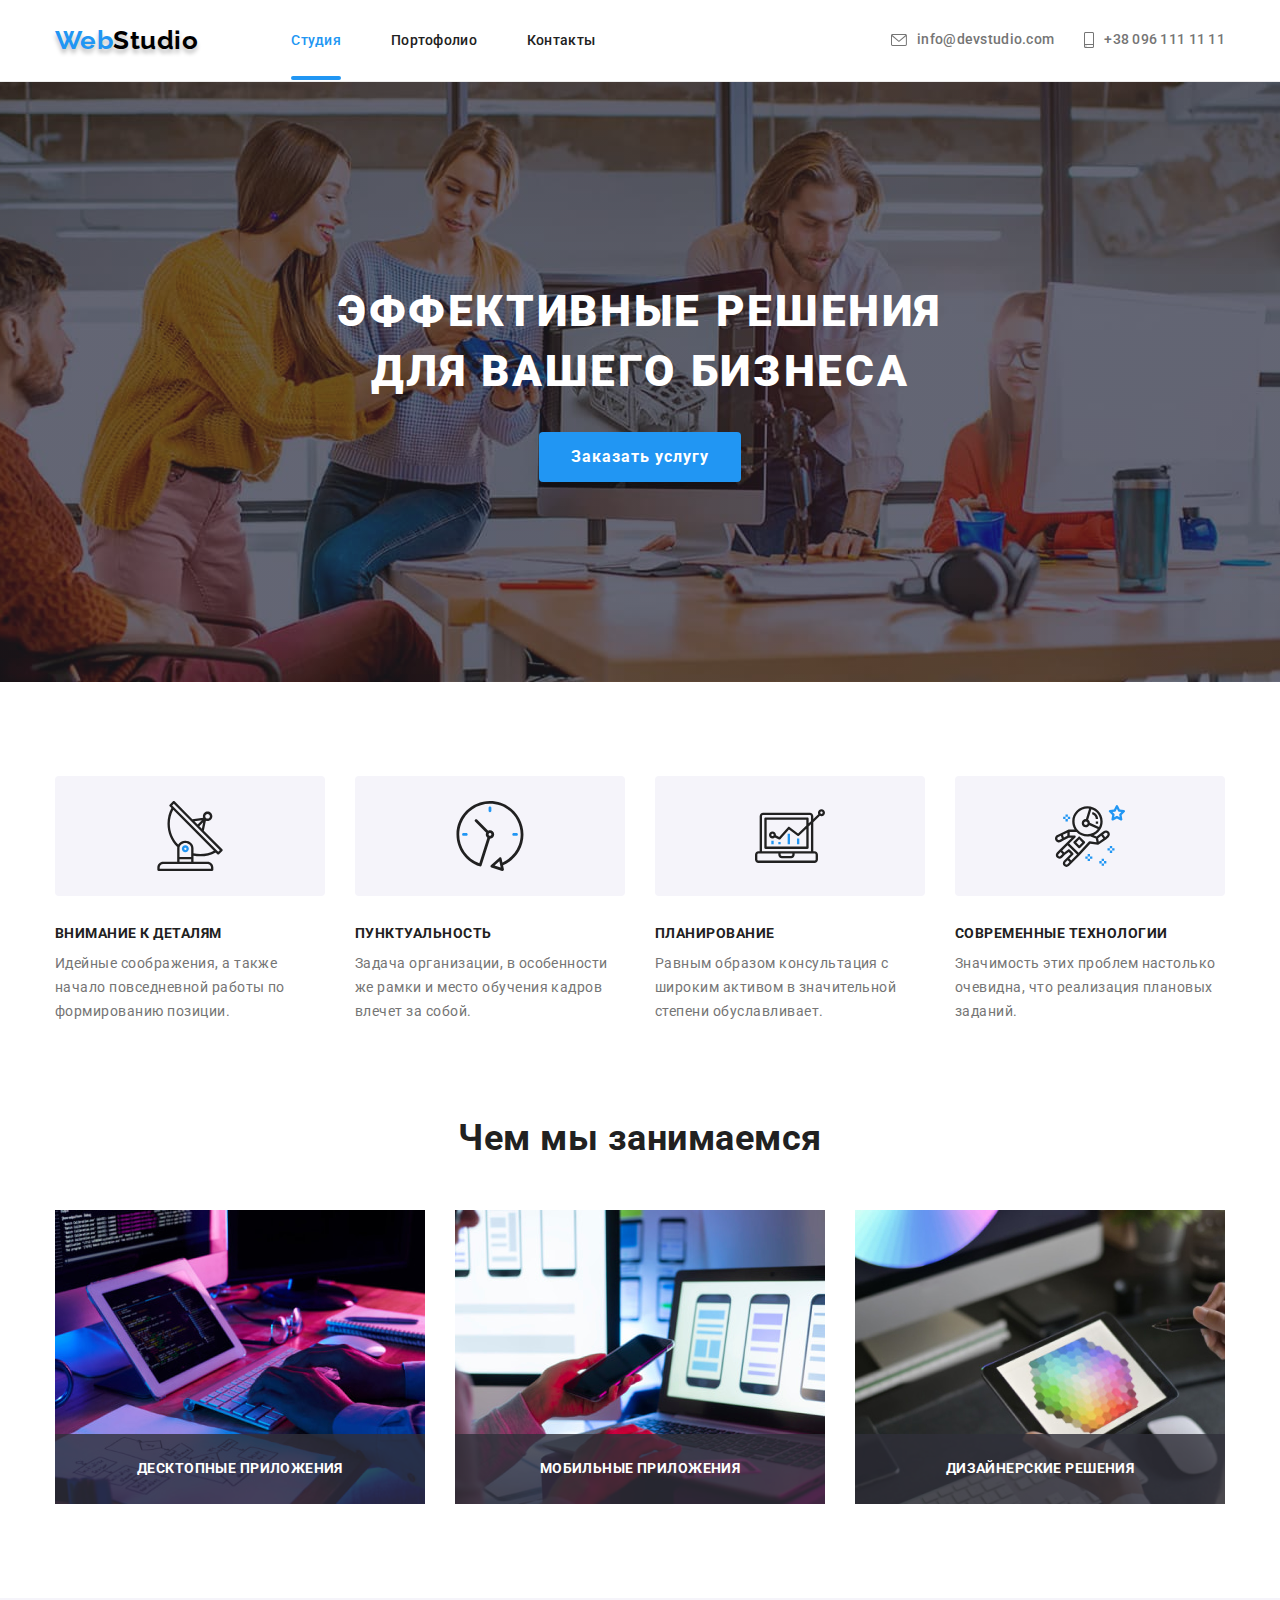
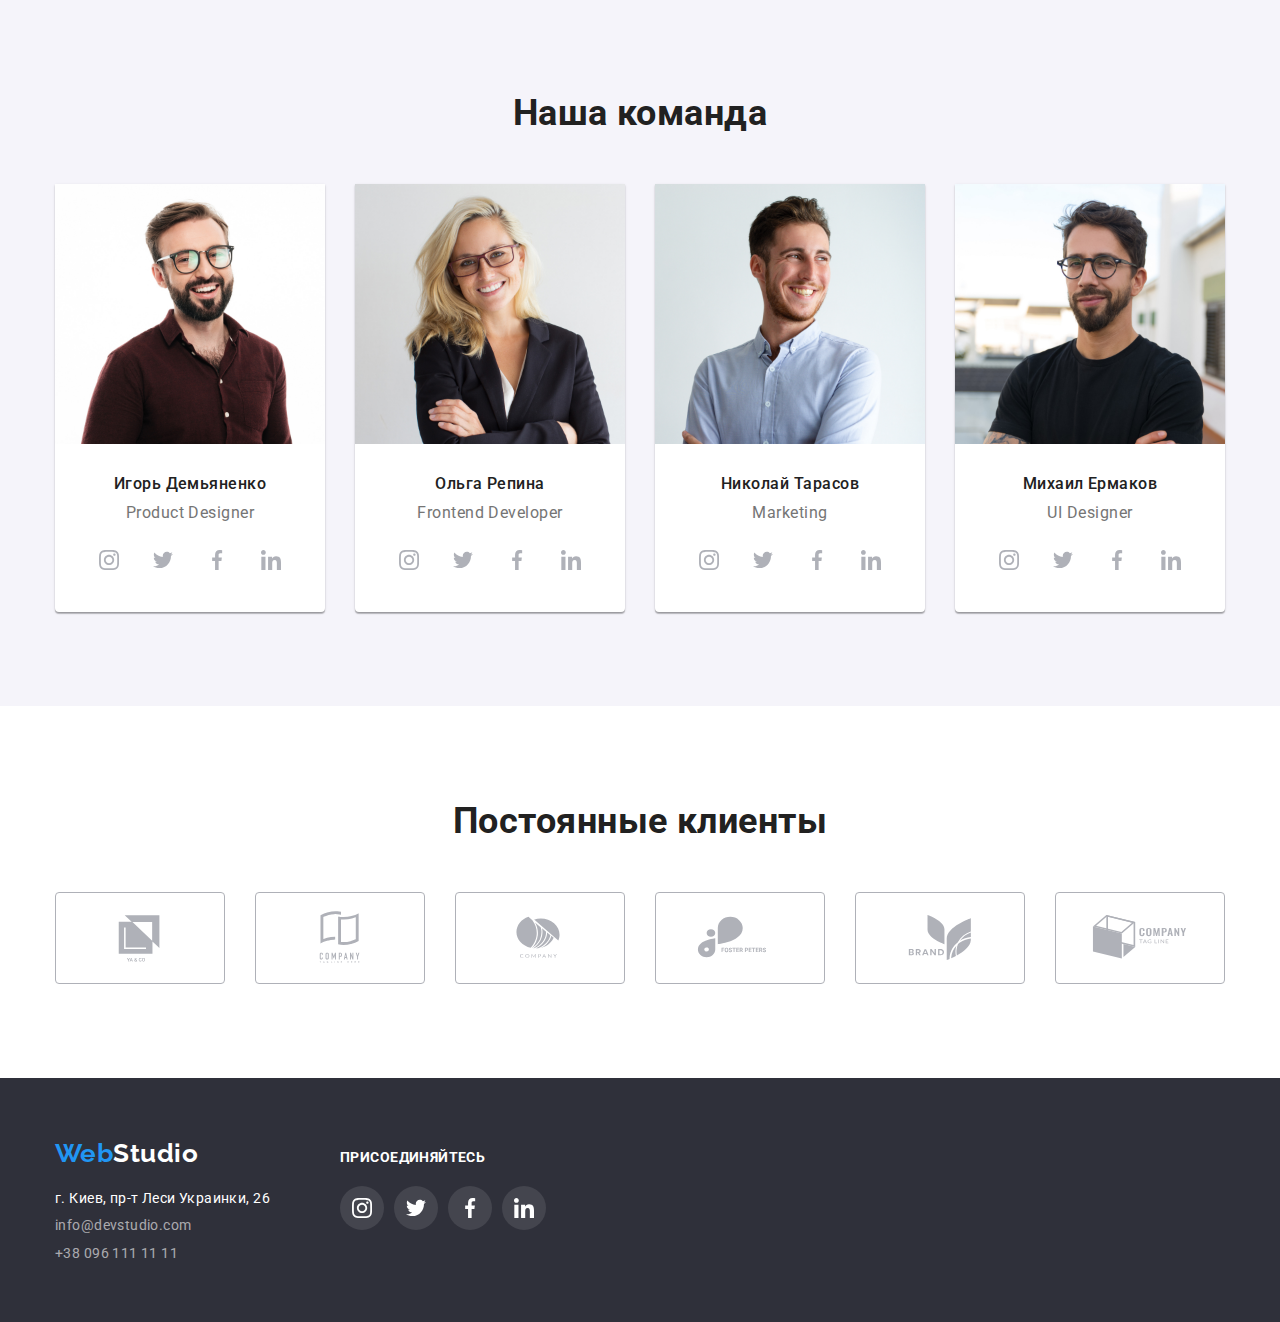
<file: index.html>
<!DOCTYPE html>
<html lang="ru">
<head>
    <meta charset="UTF-8">
    <meta http-equiv="X-UA-Compatible" content="IE=edge">
    <meta name="viewport" content="width=device-width, initial-scale=1.0">
    <title>Главная</title>
    <link rel="preconnect" href="https://fonts.googleapis.com">
    <link rel="preconnect" href="https://fonts.gstatic.com" crossorigin>
    <link href="https://fonts.googleapis.com/css2?family=Hurricane&family=Raleway:wght@700&family=Roboto:wght@400;500;700;900&display=swap"
        rel="stylesheet">
    <link rel="stylesheet" href="https://cdnjs.cloudflare.com/ajax/libs/modern-normalize/1.1.0/modern-normalize.min.css">
    <link rel="stylesheet" href="./css/styles.css">
</head>
<body>


    <!--Шапка сайта-->
    <header class="page-header">
        <div class="container header">
            <nav class="navigation-header">
                <a href="./index.html" class="logo"><span class="logo-web">Web</span>Studio</a>
                <ul class="site-nav">
                    <li class="site-nav-item"><a href="./index.html" class="site-nav-link current">Студия</a></li>
                    <li class="site-nav-item"><a href="./portfolio.html" class="site-nav-link">Портофолио</a></li>
                    <li class="site-nav-item"><a href="" class="site-nav-link">Контакты</a></li>
                </ul>
            </nav>
            <ul class="contacts-list">
                <li class="contacts-lis-item"><a href="mailto:info@devstudio.com" class="link">
                    <span class="contacts-list-icon">
                        <svg class="button-icon" width="16px" height="12px">
                            <use href="./images/icons.svg#icon-envelope"></use>
                        </svg>
                    </span>
                    info@devstudio.com</a></li>
                <li class="contacts-lis-item"><a href="tel:+380961111111" class="link">
                    <span class="contacts-list-icon">
                        <svg class="button-icon" width="10px" height="16px">
                            <use href="./images/icons.svg#icon-smartphone"></use>
                        </svg>
                    </span>
                    +38 096 111 11 11</a></li>
            </ul>
        </div>
    </header>

    <main>      
    <!--Основной заголовок сайта-->
    <section class="section-main">
        <div class="container">
            <h1 class="title-main-section">ЭФФЕКТИВНЫЕ РЕШЕНИЯ<br>ДЛЯ ВАШЕГО БИЗНЕСА</h1>
            <button type="button" class="button primary" data-modal-open>Заказать услугу</button>
        </div>
    </section>


    <!--Наши преимущества-->
    <section class="section">
        <div class="container">
            <h2 class="visually-hidden">Наши преимущества</h2>
            <ul class="advantages-list">
                <li class="advantages-list-item">
                    <div class="icon">
                        <svg class="button-icon" width="70px" height="70px">
                            <use href="./images/icons.svg#icon-antenna"></use>
                        </svg>
                    </div>
                    <h3 class="advantages-title">Внимание к деталям</h3>
                    <p class="advantages-text">Идейные соображения, а также начало повседневной работы по формированию позиции.</p>
                </li>

                <li class="advantages-list-item">
                    <div class="icon">
                        <svg class="button-icon" width="70px" height="70px">
                            <use href="./images/icons.svg#icon-clock"></use>
                        </svg>
                    </div>
                    <h3 class="advantages-title">Пунктуальность</h3>
                    <p class="advantages-text">Задача организации, в особенности же рамки и место обучения кадров влечет за собой.</p>
                </li>
                    
                <li class="advantages-list-item">
                    <div class="icon">
                        <svg class="button-icon" width="70px" height="70px">
                            <use href="./images/icons.svg#icon-diagram"></use>
                        </svg>
                    </div>
                    <h3 class="advantages-title">Планирование</h3>
                    <p class="advantages-text">Равным образом консультация с широким активом в значительной степени обуславливает.</p>
                </li>
                    
                <li class="advantages-list-item">
                    <div class="icon">
                        <svg class="button-icon" width="70px" height="70px">
                            <use href="./images/icons.svg#icon-astronaut"></use>
                        </svg>
                    </div>
                    <h3 class="advantages-title">Современные технологии</h3>
                    <p class="advantages-text">Значимость этих проблем настолько очевидна, что реализация плановых заданий.</p>
                </li>
            </ul>
        </div>
    </section>

    <!--Чем мы зпнимаемся-->
    <section class="section activity">
        <div class="container">
            <h2 class="section-title">Чем мы занимаемся</h2>
            <ul class="activity_list">
                <li class="activity-item"> 
                    <img src="./images/activities11.jpg" alt="Разработка сайтов"
                        width="370">
                    <div class="activity-card">
                        <p class="activity-content">Десктопные приложения</p>
                    </div>
                </li>

                <li class="activity-item">
                    <img src="./images/activities22.jpg" alt="Разработка мобильных приложений"
                        width="370">
                    <div class="activity-card">
                        <p class="activity-content">Мобильные приложения</p>
                    </div>
                </li>
                
                <li class="activity-item">
                    <img src="./images/activities33.jpg" alt="Разработка приложений для планшетов"
                        width="370">
                    <div class="activity-card">
                        <p class="activity-content">Дизайнерские решения</p>
                    </div>
                </li>
            </ul>
        </div>
    </section>
    
    <!--Наша команда-->
    <section class="section team">
        <div class="container">
            <h2 class="section-title">Наша команда</h2>
            <ul class="team-list">

                <li class="team-card">
                    <div class="card-thumb">
                        <img src="./images/demyanenko.jpg" alt="Игорь Демьяненко"
                            width="270">
                    </div>
                    <div class="team-card-content">
                        <h3 class="team-name">Игорь Демьяненко</h3>
                        <p class="team-profession">Product Designer</p>

                        <ul class="actions">
                            <li class="actions-item">
                                <a href="" class="icon instagram" aria-label="instagram">
                                    <span class="visually-hidden">Instagram</span>
                                    <svg class="button-icon" width="20px" height="20px">
                                        <use href="./images/icons.svg#icon-instagram"></use>
                                     </svg>
                                </a>
                            </li>

                            <li class="actions-item">
                                <a href="" class="icon twitter" aria-label="twitter">
                                    <span class="visually-hidden">Twitter</span>
                                    <svg class="button-icon" width="20px" height="20px">
                                        <use href="./images/icons.svg#icon-twitter"></use>
                                    </svg>
                                </a>
                            </li>

                            <li class="actions-item">
                                <a href="" class="icon facebook" aria-label="facebook">
                                    <span class="visually-hidden">Facebook</span>
                                    <svg class="button-icon" width="20px" height="20px">
                                        <use href="./images/icons.svg#icon-facebook"></use>
                                    </svg>
                                </a>
                            </li>

                            <li class="actions-item">
                                <a href="" class="icon linkedin" aria-label="linkedin">
                                    <span class="visually-hidden">Linkedin</span>
                                    <svg class="button-icon" width="20px" height="20px">
                                        <use href="./images/icons.svg#icon-linkedin"></use>
                                    </svg>
                                </a>
                            </li>

                        </ul>
                    </div>
                </li>

                <li class="team-card">
                    <div class="card-thumb">
                        <img src="./images/repina.jpg" alt="Ольга Репина"
                                width="270">
                    </div>
                    <div class="team-card-content">
                        <h3 class="team-name">Ольга Репина</h3>
                        <p class="team-profession">Frontend Developer</p>

                        <ul class="actions">
                            <li class="actions-item">
                                <a href="" class="icon instagram" aria-label="instagram">
                                    <span class="visually-hidden">Instagram</span>
                                    <svg class="button-icon" width="20px" height="20px">
                                        <use href="./images/icons.svg#icon-instagram"></use>
                                    </svg>
                                </a>
                            </li>
                        
                            <li class="actions-item">
                                <a href="" class="icon twitter" aria-label="twitter">
                                    <span class="visually-hidden">Twitter</span>
                                    <svg class="button-icon" width="20px" height="20px">
                                        <use href="./images/icons.svg#icon-twitter"></use>
                                    </svg>
                                </a>
                            </li>
                        
                            <li class="actions-item">
                                <a href="" class="icon facebook" aria-label="facebook">
                                    <span class="visually-hidden">Facebook</span>
                                    <svg class="button-icon" width="20px" height="20px">
                                        <use href="./images/icons.svg#icon-facebook"></use>
                                    </svg>
                                </a>
                            </li>
                        
                            <li class="actions-item">
                                <a href="" class="icon linkedin" aria-label="linkedin">
                                    <span class="visually-hidden">Linkedin</span>
                                    <svg class="button-icon" width="20px" height="20px">
                                        <use href="./images/icons.svg#icon-linkedin"></use>
                                    </svg>
                                </a>
                            </li>
                        </ul>

                    </div>
                </li>

                <li class="team-card">
                    <div class="card-thumb">
                        <img src="./images/trasov.jpg" alt="Николай Тарасов"
                                width="270">
                    </div>
                    <div class="team-card-content">
                        <h3 class="team-name">Николай Тарасов</h3>
                        <p class="team-profession">Marketing</p>

                        <ul class="actions">
                            <li class="actions-item">
                                <a href="" class="icon instagram" aria-label="instagram">
                                    <span class="visually-hidden">Instagram</span>
                                    <svg class="button-icon" width="20px" height="20px">
                                        <use href="./images/icons.svg#icon-instagram"></use>
                                    </svg>
                                </a>
                            </li>
                        
                            <li class="actions-item">
                                <a href="" class="icon twitter" aria-label="twitter">
                                    <span class="visually-hidden">Twitter</span>
                                    <svg class="button-icon" width="20px" height="20px">
                                        <use href="./images/icons.svg#icon-twitter"></use>
                                    </svg>
                                </a>
                            </li>
                        
                            <li class="actions-item">
                                <a href="" class="icon facebook" aria-label="facebook">
                                    <span class="visually-hidden">Facebook</span>
                                    <svg class="button-icon" width="20px" height="20px">
                                        <use href="./images/icons.svg#icon-facebook"></use>
                                    </svg>
                                </a>
                            </li>
                        
                            <li class="actions-item">
                                <a href="" class="icon linkedin" aria-label="linkedin">
                                    <span class="visually-hidden">Linkedin</span>
                                    <svg class="button-icon" width="20px" height="20px">
                                        <use href="./images/icons.svg#icon-linkedin"></use>
                                    </svg>
                                </a>
                            </li>
                        </ul>

                    </div>
                </li>

                <li class="team-card">
                    <div class="card-thumb">
                        <img src="./images/ermakov.jpg" alt="Михаил Ермаков"
                                width="270">
                    </div>
                    <div class="team-card-content">
                        <h3 class="team-name">Михаил Ермаков</h3>
                        <p class="team-profession">UI Designer</p>

                        <ul class="actions">
                            <li class="actions-item">
                                <a href="" class="icon instagram" aria-label="instagram">
                                    <span class="visually-hidden">Instagram</span>
                                    <svg class="button-icon" width="20px" height="20px">
                                        <use href="./images/icons.svg#icon-instagram"></use>
                                    </svg>
                                </a>
                            </li>
                        
                            <li class="actions-item">
                                <a href="" class="icon twitter" aria-label="twitter">
                                    <span class="visually-hidden">Twitter</span>
                                    <svg class="button-icon" width="20px" height="20px">
                                        <use href="./images/icons.svg#icon-twitter"></use>
                                    </svg>
                                </a>
                            </li>
                        
                            <li class="actions-item">
                                <a href="" class="icon facebook" aria-label="facebook">
                                    <span class="visually-hidden">Facebook</span>
                                    <svg class="button-icon" width="20px" height="20px">
                                        <use href="./images/icons.svg#icon-facebook"></use>
                                    </svg>
                                </a>
                            </li>
                        
                            <li class="actions-item">
                                <a href="" class="icon linkedin" aria-label="linkedin">
                                    <span class="visually-hidden">Linkedin</span>
                                    <svg class="button-icon" width="20px" height="20px">
                                        <use href="./images/icons.svg#icon-linkedin"></use>
                                    </svg>
                                </a>
                            </li>
                        </ul>

                    </div>
                </li>

            </ul>
        </div>
    </section>
    
<!-- Постоянные клиенты -->
    <section class="section client">
        <div class="container">
            <h2 class="section-title">Постоянные клиенты</h2>
            <ul class="clients">
                <li class="clients-item">
                    <a href="" class="icon client1" aria-label="client1">
                        <span class="visually-hidden">Client1</span>
                        <svg class="button-icon" width="106px" height="60px">
                            <use href="./images/icons.svg#icon-client1"></use>
                        </svg>
                    </a>
                </li>

                <li class="clients-item">
                    <a href="" class="icon client2" aria-label="client2">
                        <span class="visually-hidden">Client2</span>
                        <svg class="button-icon" width="106px" height="60px">
                            <use href="./images/icons.svg#icon-client2"></use>
                        </svg>
                    </a>
                </li>

                <li class="clients-item">
                    <a href="" class="icon client3" aria-label="client3">
                        <span class="visually-hidden">Client3</span>
                        <svg class="button-icon" width="106px" height="60px">
                            <use href="./images/icons.svg#icon-client3"></use>
                        </svg>
                    </a>
                </li>

                <li class="clients-item">
                    <a href="" class="icon client4" aria-label="client4">
                        <span class="visually-hidden">Client4</span>
                        <svg class="button-icon" width="106px" height="60px">
                            <use href="./images/icons.svg#icon-client4"></use>
                        </svg>
                    </a>
                </li>

                <li class="clients-item">
                    <a href="" class="icon client5" aria-label="client5">
                        <span class="visually-hidden">Client5</span>
                        <svg class="button-icon" width="106px" height="60px">
                            <use href="./images/icons.svg#icon-client5"></use>
                        </svg>
                    </a>
                </li>

                <li class="clients-item">
                    <a href="" class="icon client6" aria-label="client6">
                        <span class="visually-hidden">Client6</span>
                        <svg class="button-icon" width="106px" height="60px">
                            <use href="./images/icons.svg#icon-client6"></use>
                        </svg>
                    </a>
                </li>
            </ul>

        </div>
    </section>
    </main>

    <!--Подвал с контактами-->
    <footer class="section-footer">
        <div class="container footer">
            <div class="container-logo">
                <a href="./index.html" class="logo-footer"><span class="logo-web-footer">Web</span>Studio</a>
                    <address class="container-address">
                        <ul class="contacts-list-footer">
                            <li class="contacts-list-footer-item">
                                <a href="https://www.google.com.ua/maps/place/%D0%B1%D1%83%D0%BB.+%D0%9B%D0%B5%D1%81%D0%B8+%D0%A3%D0%BA%D1%80%D0%B0%D0%B8%D0%BD%D0%BA%D0%B8,+26,+%D0%9A%D0%B8%D0%B5%D0%B2,+02000/@50.4265807,30.5361971,17z/data=!3m1!4b1!4m5!3m4!1s0x40d4cf0e033ecbe9:0x57a4dffefec77da0!8m2!3d50.4265807!4d30.5383859?hl=ru"
                                    target="_blank" title="Карта Google" class="address-link">г. Киев, пр-т Леси Украинки, 26 </a>
                            </li>
                            <li class="contacts-list-footer-item">
                                <a href="mailto:info@devstudio.com" class="contacts-link">info@devstudio.com</a><br />
                            </li>
                            <li class="contacts-list-footer-item">
                                <a href="tel:+380961111111" class="contacts-link">+38 096 111 11 11</a>
                            </li>
                        </ul>
                    </address>
            </div>
            <div class="container-address-footer">
                <p class="join-title">Присоединяйтесь</p>
                <ul class="actions-footer">
                    <li class="actions-item">
                        <a href="" class="icon-footer" aria-label="instagram">
                            <span class="visually-hidden">Instagram</span>
                            <svg class="button-icon" width="20px" height="20px">
                                <use href="./images/icons.svg#icon-instagram"></use>
                            </svg>
                        </a>
                    </li>
                
                    <li class="actions-item">
                        <a href="" class="icon-footer" aria-label="twitter">
                            <span class="visually-hidden">Twitter</span>
                            <svg class="button-icon" width="20px" height="20px">
                                <use href="./images/icons.svg#icon-twitter"></use>
                            </svg>
                        </a>
                    </li>
                
                    <li class="actions-item">
                        <a href="" class="icon-footer" aria-label="facebook">
                            <span class="visually-hidden">Facebook</span>
                            <svg class="button-icon" width="20px" height="20px">
                                <use href="./images/icons.svg#icon-facebook"></use>
                            </svg>
                        </a>
                    </li>
                
                    <li class="actions-item">
                        <a href="" class="icon-footer" aria-label="linkedin">
                            <span class="visually-hidden">Linkedin</span>
                            <svg class="button-icon" width="20px" height="20px">
                                <use href="./images/icons.svg#icon-linkedin"></use>
                            </svg>
                        </a>
                    </li>
                </ul>
            </div>
        </div>
    </footer>

    <div class="backdrop is-hidden" data-modal>
        <div class="modal">
            <button class="icon-close-button" data-modal-close> 
                <svg class="icon-close" width="18px" height="18px">
                <use href="./images/icons.svg#icon-close"></use>
            </svg>
        </button>
        </div>
    </div>

    <script src="./js/modal.js"></script>

</body>
</html>
</file>
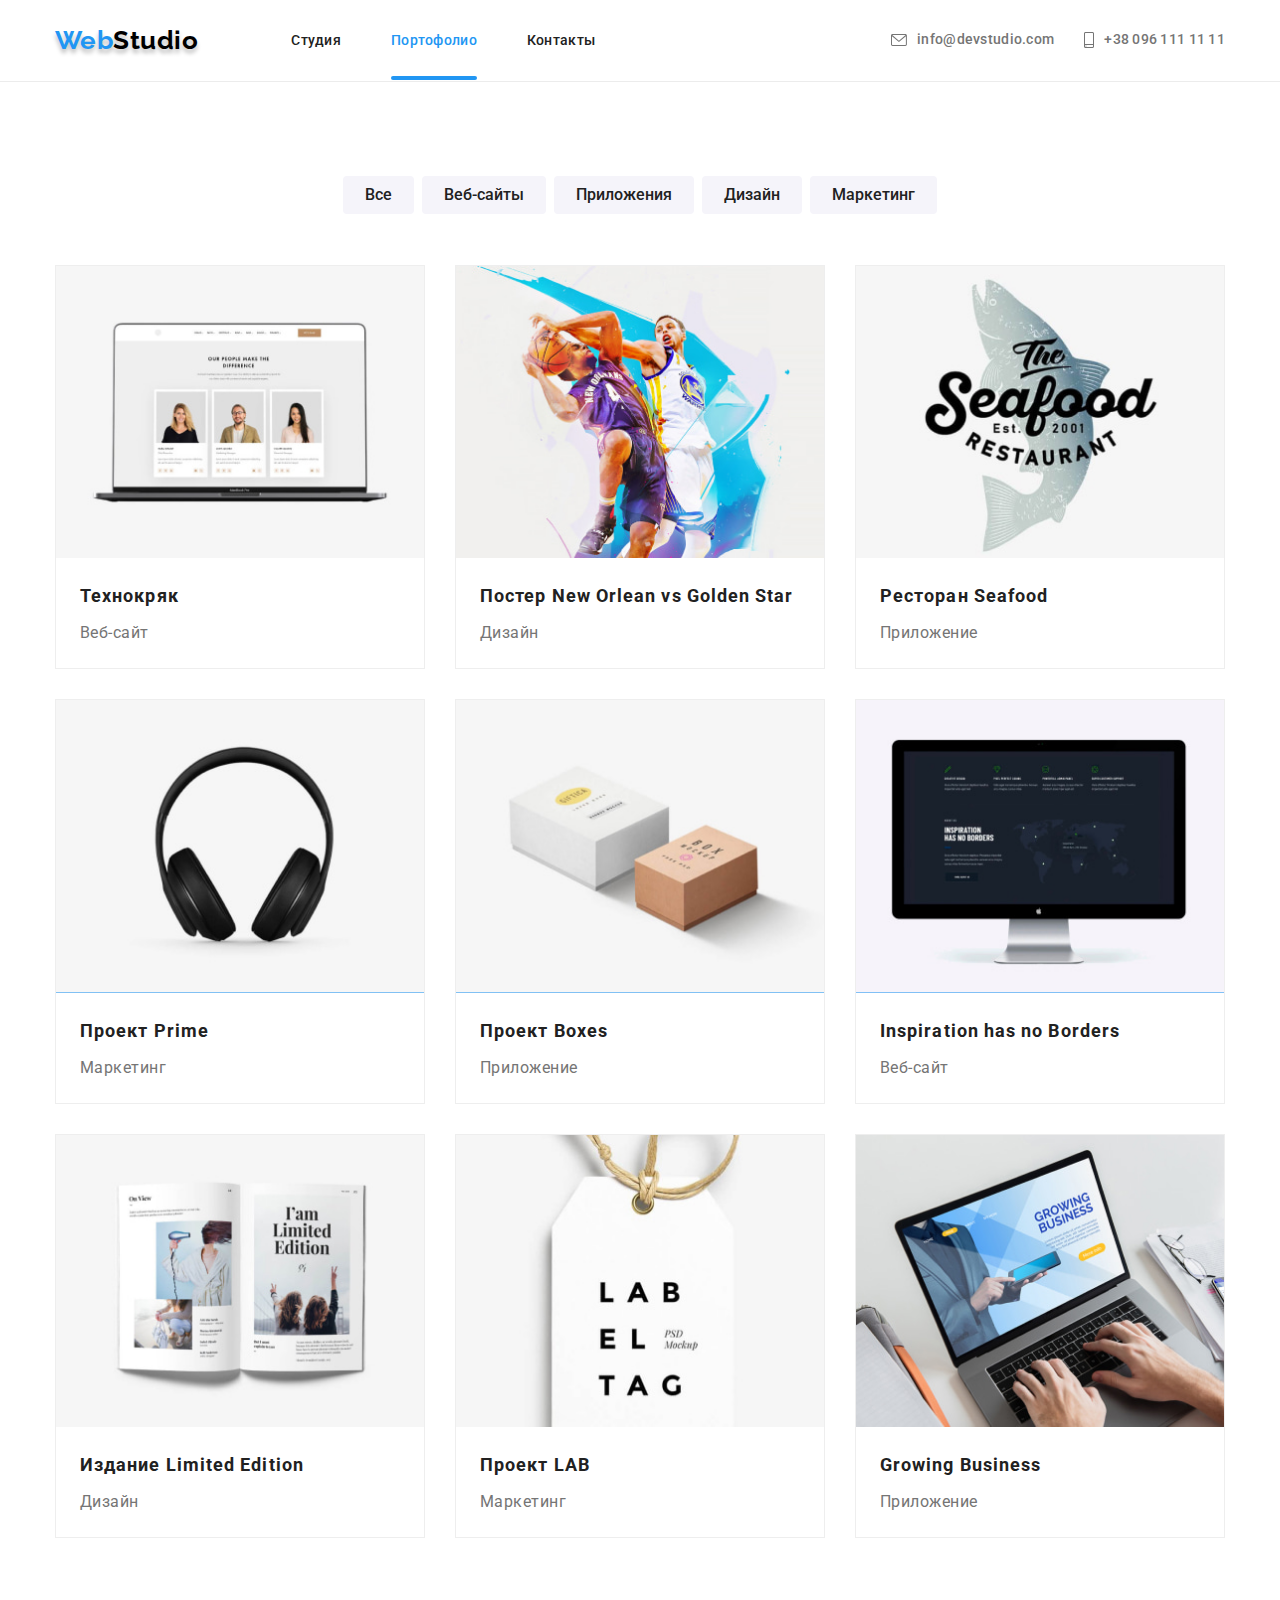
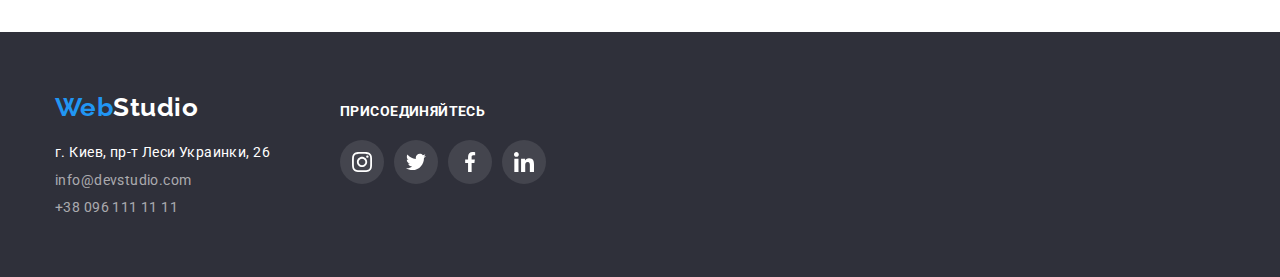
<file: portfolio.html>
<!DOCTYPE html>
<html lang="ru">
<head>
    <meta charset="UTF-8">
    <meta http-equiv="X-UA-Compatible" content="IE=edge">
    <meta name="viewport" content="width=device-width, initial-scale=1.0">
    <title>Портфолио</title>
    <link rel="preconnect" href="https://fonts.googleapis.com">
    <link rel="preconnect" href="https://fonts.gstatic.com" crossorigin>
    <link
        href="https://fonts.googleapis.com/css2?family=Hurricane&family=Raleway:wght@700&family=Roboto:wght@400;500;700;900&display=swap"
        rel="stylesheet">
    <link rel="stylesheet" href="https://cdnjs.cloudflare.com/ajax/libs/modern-normalize/1.1.0/modern-normalize.min.css">
    <link rel="stylesheet" href="./css/styles.css">
</head>
<body>

    <!--Шапка сайта-->
    <header class="page-header">
        <div class="container header">
            <nav class="navigation-header">
                <a href="./index.html" class="logo"><span class="logo-web">Web</span>Studio</a>
                <ul class="site-nav">
                    <li class="site-nav-item"><a href="./index.html" class="site-nav-link">Студия</a></li>
                    <li class="site-nav-item"><a href="./portfolio.html" class="site-nav-link current">Портофолио</a></li>
                    <li class="site-nav-item"><a href="" class="site-nav-link">Контакты</a></li>
                </ul>
            </nav>
            <ul class="contacts-list">
                <li class="contacts-lis-item"><a href="mailto:info@devstudio.com" class="link">
                        <span class="contacts-list-icon">
                            <svg class="button-icon" width="16px" height="12px">
                                <use href="./images/icons.svg#icon-envelope"></use>
                            </svg>
                        </span>
                        info@devstudio.com</a></li>
                <li class="contacts-lis-item"><a href="tel:+380961111111" class="link">
                        <span class="contacts-list-icon">
                            <svg class="button-icon" width="10px" height="16px">
                                <use href="./images/icons.svg#icon-smartphone"></use>
                            </svg>
                        </span>
                        +38 096 111 11 11</a></li>
            </ul>
        </div>
    </header>

    <main>

        <!--Наше портфолио-->
        <section class="section">
            <div class="container">
                <h1 class="visually-hidden">Наше портфолио</h1>
                <ul class="button-list">
                    <li class="button-list-item">
                        <button type="button" class="button secondary">Все</button>
                    </li>

                    <li class="button-list-item">
                        <button type="button" class="button secondary">Веб-сайты</button>
                    </li>

                    <li class="button-list-item">
                        <button type="button" class="button secondary">Приложения</button>
                    </li>

                    <li class="button-list-item">
                        <button type="button" class="button secondary">Дизайн</button>
                    </li>
                    
                    <li class="button-list-item">
                        <button type="button" class="button secondary">Маркетинг</button>
                    </li>
                </ul>

                <ul class="work-list">
                    <li class="item-card">
                        <a href="" class="item-card-link">
                            <div class="card-thumb">
                                <img class="card-thumb-img" src="./images/technoquack.jpg" alt="Пример веб-сайта на ноут-буке">
                                <div class="actions-description">
                                    <p class="description">Ресурс предлагает комплексные предложения с разным уровнем функционала и сервисов. Все это
                                        позволит посетителю получить
                                        исчерпывающие сведения о компании или частном лице.</p>
                                </div>
                            </div>
                            <div class="card-content">
                                <h2 class="work-title">Технокряк</h2>
                                <p class="work-category">Веб-сайт</p>
                            </div>
                        </a>
                    </li>

                    <li class="item-card">
                        <a href="" class="item-card-link">
                            <div class="card-thumb">
                                <img src="./images/orlean.jpg" alt="Два баскетболиста">
                                <div class="actions-description">
                                    <p class="description">Ресурс предлагает комплексные предложения с разным уровнем функционала и сервисов. Все это
                                        позволит посетителю получить
                                        исчерпывающие сведения о компании или частном лице.</p>
                                </div>
                            </div>
                            <div class="card-content">
                                <h2 class="work-title">Постер New Orlean vs Golden Star</h2>
                                <p class="work-category">Дизайн</p>
                            </div>
                        </a>
                    </li>

                    <li class="item-card">
                        <a href="" class="item-card-link">
                            <div class="card-thumb">
                                <img src="./images/seafood.jpg" alt="Эмблема рыбного ресторана">
                                <div class="actions-description">
                                    <p class="description">Ресурс предлагает комплексные предложения с разным уровнем функционала и сервисов. Все это
                                        позволит посетителю получить
                                        исчерпывающие сведения о компании или частном лице.</p>
                                </div>
                            </div>
                            <div class="card-content">
                                <h2 class="work-title">Ресторан Seafood</h2>
                                <p class="work-category">Приложение</p>
                            </div>
                        </a>
                    </li>

                    <li class="item-card">
                        <a href="" class="item-card-link">
                            <div class="card-thumb">
                                <img src="./images/prime.jpg" alt="Черные наушники">
                                <div class="actions-description">
                                    <p class="description">Ресурс предлагает комплексные предложения с разным уровнем функционала и сервисов. Все это
                                        позволит посетителю получить
                                        исчерпывающие сведения о компании или частном лице.</p>
                                </div>
                            </div>
                            <div class="card-content">
                                <h2 class="work-title">Проект Prime</h2>
                                <p class="work-category">Маркетинг</p>
                            </div>
                        </a>
                    </li>

                    <li class="item-card">
                        <a href="" class="item-card-link">
                            <div class="card-thumb">
                                <img src="./images/boxes.jpg" alt="Две картонные каробки">
                                <div class="actions-description">
                                    <p class="description">Ресурс предлагает комплексные предложения с разным уровнем функционала и сервисов. Все это
                                        позволит посетителю получить
                                        исчерпывающие сведения о компании или частном лице.</p>
                                </div>
                            </div>
                            <div class="card-content">
                                <h2 class="work-title">Проект Boxes</h2>
                                <p class="work-category">Приложение</p>
                            </div>
                        </a>
                    </li>

                    <li class="item-card">
                        <a href="" class="item-card-link">
                            <div class="card-thumb">
                                <img src="./images/inspiration.jpg" alt="Пример веб-сайта на монитору">
                                <div class="actions-description">
                                    <p class="description">Ресурс предлагает комплексные предложения с разным уровнем функционала и сервисов. Все это
                                        позволит посетителю получить
                                        исчерпывающие сведения о компании или частном лице.</p>
                                </div>
                            </div>
                            <div class="card-content">
                                <h2 class="work-title">Inspiration has no Borders</h2>
                                <p class="work-category">Веб-сайт</p>
                            </div>
                        </a>
                    </li>

                    <li class="item-card">
                        <a href="" class="item-card-link">
                            <div class="card-thumb">
                                <img src="./images/publishing.jpg" alt="Открытый журнал">
                                <div class="actions-description">
                                    <p class="description">Ресурс предлагает комплексные предложения с разным уровнем функционала и сервисов. Все это
                                        позволит посетителю получить
                                        исчерпывающие сведения о компании или частном лице.</p>
                                </div>
                            </div>
                            <div class="card-content">
                                <h2 class="work-title">Издание Limited Edition</h2>
                                <p class="work-category">Дизайн</p>
                            </div>
                        </a>
                    </li>

                    <li class="item-card">
                        <a href="" class="item-card-link">
                            <div class="card-thumb">
                                <img src="./images/lab.jpg" alt="Бирка с надписью">
                                <div class="actions-description">
                                    <p class="description">Ресурс предлагает комплексные предложения с разным уровнем функционала и сервисов. Все это
                                        позволит посетителю получить
                                        исчерпывающие сведения о компании или частном лице.</p>
                                </div>
                            </div>
                            <div class="card-content">
                                <h2 class="work-title">Проект LAB</h2>
                                <p class="work-category">Маркетинг</p>
                            </div>
                        </a>
                    </li>

                    <li class="item-card">
                        <a href="" class="item-card-link">
                            <div class="card-thumb">
                                <img src="./images/business.jpg" alt="Открытий ноут-бук">
                                <div class="actions-description">
                                    <p class="description">Ресурс предлагает комплексные предложения с разным уровнем функционала и сервисов. Все это
                                        позволит посетителю получить
                                        исчерпывающие сведения о компании или частном лице.</p>
                                </div>
                            </div>
                            <div class="card-content">
                                <h2 class="work-title">Growing Business</h2>
                                <p class="work-category">Приложение</p>
                            </div>
                        </a>
                    </li>
                </ul>
            </div>
        </section>

    </main>

    <!--Подвал с контактами-->
    <footer class="section-footer">
        <div class="container footer">
            <div class="container-logo">
                <a href="./index.html" class="logo-footer"><span class="logo-web-footer">Web</span>Studio</a>
                <address class="container-address">
                    <ul class="contacts-list-footer">
                        <li class="contacts-list-footer-item">
                            <a href="https://www.google.com.ua/maps/place/%D0%B1%D1%83%D0%BB.+%D0%9B%D0%B5%D1%81%D0%B8+%D0%A3%D0%BA%D1%80%D0%B0%D0%B8%D0%BD%D0%BA%D0%B8,+26,+%D0%9A%D0%B8%D0%B5%D0%B2,+02000/@50.4265807,30.5361971,17z/data=!3m1!4b1!4m5!3m4!1s0x40d4cf0e033ecbe9:0x57a4dffefec77da0!8m2!3d50.4265807!4d30.5383859?hl=ru"
                                target="_blank" title="Карта Google" class="address-link">г. Киев, пр-т Леси Украинки, 26
                            </a>
                        </li>
                        <li class="contacts-list-footer-item">
                            <a href="mailto:info@devstudio.com" class="contacts-link">info@devstudio.com</a><br />
                        </li>
                        <li class="contacts-list-footer-item">
                            <a href="tel:+380961111111" class="contacts-link">+38 096 111 11 11</a>
                        </li>
                    </ul>
                </address>
            </div>
            <div class="container-address-footer">
                <p class="join-title">Присоединяйтесь</p>
                <ul class="actions-footer">
                    <li class="actions-item">
                        <a href="" class="icon-footer" aria-label="instagram">
                            <span class="visually-hidden">Instagram</span>
                            <svg class="button-icon" width="20px" height="20px">
                                <use href="./images/icons.svg#icon-instagram"></use>
                            </svg>
                        </a>
                    </li>
    
                    <li class="actions-item">
                        <a href="" class="icon-footer" aria-label="twitter">
                            <span class="visually-hidden">Twitter</span>
                            <svg class="button-icon" width="20px" height="20px">
                                <use href="./images/icons.svg#icon-twitter"></use>
                            </svg>
                        </a>
                    </li>
    
                    <li class="actions-item">
                        <a href="" class="icon-footer" aria-label="facebook">
                            <span class="visually-hidden">Facebook</span>
                            <svg class="button-icon" width="20px" height="20px">
                                <use href="./images/icons.svg#icon-facebook"></use>
                            </svg>
                        </a>
                    </li>
    
                    <li class="actions-item">
                        <a href="" class="icon-footer" aria-label="linkedin">
                            <span class="visually-hidden">Linkedin</span>
                            <svg class="button-icon" width="20px" height="20px">
                                <use href="./images/icons.svg#icon-linkedin"></use>
                            </svg>
                        </a>
                    </li>
                </ul>
            </div>
        </div>
    </footer>

</body>
</html>
</file>
<file: css/styles.css>
:root {
  --primary-text-color: #757575;
  --title-text-color: #212121;
  --accent-color: #2196f3;
  --white-color: #ffffff;
  --background-color-secondary: #f5f4fa;
  --background-color-accent: #2f303a;
  --color-icon: #AFB1B8;
}

html {
  box-sizing: border-box;
}

*,
*::before
*::after {
  box-sizing: inherit;
}


body {
  background-color: var(--white-color);
  color: var(--primary-text-color);
  font-family: 'Roboto', sans-serif;
  letter-spacing: 0.03em;
}
img {
  display: block;
  max-width: 100%;
  height: auto;
}

.container {
  width: 100%;
  max-width: 1200px;
  padding-left: 15px;
  padding-right: 15px;
  margin-left: auto;
  margin-right: auto;
}

.section {
  padding-top: 94px;
  padding-bottom: 94px;
}

/* Шапка сайта */
.page-header {
  padding-top: 25px;
  padding-bottom: 25px;
  border-bottom: 1px solid #ECECEC;
}

.container.header {
  display: flex;
  align-items: center;
}

/* Навигации по сайту */

.navigation-header {
  display: flex;
  align-items: center;
}

.site-nav {
  display: flex;
  margin-top: 0px;
  margin-bottom: 0px;
  list-style: none;
  padding: 0px;
  /* margin: 0px; */
}


.site-nav-item:not(:last-child) {
  margin-right: 50px;
}


.site-nav-link {
  color: var(--title-text-color);
  text-decoration: none;
  font-weight: 500;
  font-size: 14px;
  line-height: 1.14;
  letter-spacing: 0.02em;
  padding-top: 32px;
  padding-bottom: 32px;

  transition-property: color;
  transition-duration: 250ms;
  transition-timing-function: cubic-bezier(0.4, 0, 0.2, 1);
}

.site-nav-link:hover,
.site-nav-link:focus {
  position: relative;
  color: var(--accent-color);
}


/* Подчеркивание активной страницы */

.site-nav-link.current {
  position: relative;
  color: var(--accent-color);
}

.site-nav-link.current::after {
  content: '';
  position: absolute;
  left: 0;
  bottom: 0;

  display: block;
  width: 100%;
  height: 4px;
  background-color: var(--accent-color);
  border-radius: 2px;
}



/* Логотип */
.logo {
  margin-right: 93px;
  
  color: #000000;
  text-decoration: none;
  font-family: 'Raleway', sans-serif;
  font-weight: 700;
  font-size: 26px;
  line-height: 1.19;
  text-shadow: 0px 4px 4px rgba(0, 0, 0, 0.25);
}

.logo-web {
  color: var(--accent-color);
}


/* Контакты в хедере */
.contacts-list {
  display: flex;
  margin-left: auto;
  margin-bottom: 0px;
  margin-top: 0px;
  padding: 0px;
  list-style: none;
}

.contacts-list-icon {
  display: flex;
  margin-right: 10px;
}

.contacts-lis-item:not(:last-child) {
  margin-right: 30px;
}

.contacts-list .link {
  display: flex;
  align-items: center;
  color: var(--primary-text-color);
  text-decoration: none;
  font-weight: 500;
  font-size: 14px;
  line-height: 1.14;
  letter-spacing: 0.02em;

  transition-property: color;
  transition-duration: 250ms;
  transition-timing-function: cubic-bezier(0.4, 0, 0.2, 1);
}

.contacts-list .link:hover,
.contacts-list .link:focus {
  color: var(--accent-color);
}

/* Основной заголовок сайта */
.title-main-section {
  color: var(--white-color);
  font-weight: 900;
  font-size: 44px;
  line-height: 1.36;
  letter-spacing: 0.06em;
  text-transform: uppercase;
  margin-top: 0px;
  margin-bottom: 30px;
}

.section-main {
  max-width: 1600px;
  margin-right: auto;
  margin-left: auto;
  padding: 200px 0;
  text-align: center;

  background-color: #C4C4C4;
  background-image: linear-gradient(to right, rgba(47, 48, 58, 0.4), rgba(47, 48, 58, 0.4)),
  url("../images/hero.jpg");
  background-repeat: no-repeat;
  background-size: cover;
  background-position: center;
}

/* Кнопки общие  */
button {
  font-family: inherit;
  cursor: pointer;
}

.button {
  color: var(--white-color);
  background-color: var(--accent-color);
  border-radius: 4px;
  border: none;
}

/* Кнопка в герое */

.button.primary {
  text-align: center;
  padding: 10px 32px;
  
  font-weight: 700;
  font-size: 16px;
  line-height: 1.88;
  letter-spacing: 0.06em;
  box-shadow: 0px 4px 4px rgba(0, 0, 0, 0.15);

  transition-property: background-color;
  transition-duration: 250ms;
  transition-timing-function: cubic-bezier(0.4, 0, 0.2, 1);
}

.button.primary:hover,
.button.primary:focus {
  background-color: #188CE8;
}

/* Наши преимущества */

.visually-hidden {
  position: absolute;
  width: 1px;
  height: 1px;
  margin: -1px;
  padding: 0px;
  border: 0px;
  white-space: nowrap;
  clip-path: inset(100%);
  clip: rect(0 0 0 0);
  overflow: hidden;
}

.advantages-list {
  display: flex;
  padding: 0px;
  margin: 0px;

  list-style: none;
}

.advantages-list-item:not(:last-child) {
  margin-right: 30px;
}

.advantages-list-item .icon {
  display: flex;
  justify-content: center;
  align-items: center;
  width: 270px;
  height: 120px;
  background-color: var(--background-color-secondary);
  border-radius: 4px;
  margin-bottom: 30px;
  margin-top: 0px;
}

.advantages-title {
  color: var(--title-text-color);
  font-weight: 700;
  font-size: 14px;
  line-height: 1.14;
  text-transform: uppercase;
  margin-top: 0px;
  margin-bottom: 10px;
}
.advantages-text {
  font-size: 14px;
  line-height: 1.71;
  margin-top: 0px;
  margin-bottom: 0px;
}

.section-advantages {
  padding-top: 94px;
}


/* Чем мы занимаемся */

.section.activity {
  padding-top: 0px;
}

.section-title {
  color: var(--title-text-color);
  font-weight: 700;
  font-size: 36px;
  line-height: 1.17;
  text-align: center;
  margin-top: 0px;
  margin-bottom: 50px;
}

.activity_list {
  display: flex;
  justify-content: space-between;
  padding: 0px;
  margin: 0px;

  list-style: none;
}

.activity-content {
  font-weight: 700;
  font-size: 14px;
  line-height: 1.14;
  letter-spacing: 0.03em;
  text-transform: uppercase;
  color: var(--white-color);
  margin: 0px;
}

.activity-item {
  position: relative;
}

.activity-card {
  display: flex;
  align-items: center;
  justify-content: center;

  width: 370px;
  height: 70px;
  background: rgba(47, 48, 58, 0.8);
  
  position: absolute;
  bottom: 0;
  right: 0;
}




/* Наша команда */
.section.team {
  background-color: var(--background-color-secondary);
}

.team-list {
  display: flex;
  padding: 0px;
  margin: 0px;

  list-style: none;
}

.team-list > .team-card:not(:last-child) {
  margin-right: 30px;
}

.team-card {
  background: var(--white-color); 
  box-shadow: 0px 1px 3px rgba(0, 0, 0, 0.12),
  0px 1px 1px rgba(0, 0, 0, 0.14),
  0px 2px 1px rgba(0, 0, 0, 0.2);
  border-radius: 0px 0px 4px 4px;
}

.team-card-content {
  padding-top: 30px;
  padding-bottom: 30px;
}

.team-name {
  color: var(--title-text-color);
  font-weight: 500;
  font-size: 16px;
  line-height: 1.19;
  text-align: center;
  margin-top: 0px;
  margin-bottom: 10px;
}
.team-profession {
  font-size: 16px;
  line-height: 1.19;
  text-align: center;
  margin-top: 0px;
  margin-bottom: 16px;
}

.actions {
  display: flex;
  justify-content: center;
  margin: 0px;
  padding: 0px;
  list-style: none;
}

.actions-item .icon {
  display: flex;
  justify-content: center;
  align-items: center;
  margin: 0px;
  padding: 0px;
  width: 44px;
  height: 44px;
  background-color: var(--white-color);
  border: none;
  border-radius: 50%;
  color: var(--color-icon);

  transition-property: background-color, color;
  transition-duration: 250ms;
  transition-timing-function: cubic-bezier(0.4, 0, 0.2, 1);
}

.button-icon {
  fill: currentColor;
}

.actions-item .icon:hover,
.actions-item .icon:focus {
  background-color: var(--accent-color);
  color: var(--white-color);
}

.actions > .actions-item:not(:last-child) {
  margin-right: 10px;
}


/* Наши клиенты */

.clients {
  display: flex;
  justify-content: center;
  margin: 0px;
  padding: 0px;
  list-style: none;
}

.clients-item .icon {
  display: flex;
  justify-content: center;
  align-items: center;
  margin: 0px;
  padding: 0px;
  width: 170px;
  height: 92px;
  background-color: var(--white-color);
  border: 1px solid var(--color-icon);
  border-radius: 4px;
  color: var(--color-icon);

  transition-property: borde, color;
  transition-duration: 250ms;
  transition-timing-function: cubic-bezier(0.4, 0, 0.2, 1);
}

.button-icon {
  fill: currentColor;
}

.clients-item .icon:hover,
.clients-item .icon:focus {
  border: 1px solid var(--accent-color);
  color: var(--accent-color);
}

.clients > .clients-item:not(:last-child) {
  margin-right: 30px;
}



/* Подвал сайта */

.logo-footer {
  display: flex;
  color: var(--white-color);
  font-family: 'Raleway', sans-serif;
  font-weight: 700;
  font-size: 26px;
  line-height: 1.19;
  text-decoration: none;
  margin-bottom: 20px;
}

.logo-web-footer {
  color: var(--accent-color);
}

.container.footer {
  display: flex;
  align-items: baseline;
}

.contacts-list-footer {
  margin: 0px;
  padding: 0px;
  list-style: none;
}

.contacts-list-footer .contacts-link {
    font-style: normal;
    font-size: 14px;
    letter-spacing: 0.03em;
    color: rgba(255, 255, 255, 0.6);
    text-decoration: none;

    transition-property: color;
    transition-duration: 250ms;
    transition-timing-function: cubic-bezier(0.4, 0, 0.2, 1);  
}

.contacts-list-footer .address-link {
  color: var(--white-color);
  font-style: normal;
  font-size: 14px;
  letter-spacing: 0.03em;
  text-decoration: none;

  transition-property: color;
  transition-duration: 250ms;
  transition-timing-function: cubic-bezier(0.4, 0, 0.2, 1);
}

.contacts-list-footer-item:not(:last-child) {
  margin-bottom: 9px;
}

.contacts-list-footer .address-link:hover,
.contacts-list-footer .address-link:focus {
  color: var(--accent-color);
}

.contacts-list-footer .contacts-link:hover,
.contacts-list-footer .contacts-link:focus {
  color: var(--accent-color);
}

.section-footer {
  background-color: var(--background-color-accent);
  padding-top: 60px;
  padding-bottom: 60px;
}

.join-title {
  font-weight: 700;
  font-size: 14px;
  line-height: 1.14;
  letter-spacing: 0.03em;
  text-transform: uppercase;
  color: var(--white-color);
  margin-bottom: 20px;
  margin-top: 0px;
}

.container-logo {
  margin-right: 70px;
}

.actions-footer {
  display: flex;
  margin: 0px;
  padding: 0px;
  list-style: none;
}

.actions-footer>.actions-item:not(:last-child) {
  margin-right: 10px;
}

.actions-item .icon-footer {
  display: flex;
  justify-content: center;
  align-items: center;
  margin: 0px;
  padding: 0px;
  width: 44px;
  height: 44px;
  background-color: rgba(255, 255, 255, 0.1);
  border: none;
  border-radius: 50%;
  color: var(--white-color);

  transition-property: background-color;
  transition-duration: 250ms;
  transition-timing-function: cubic-bezier(0.4, 0, 0.2, 1);
}

.actions-item .icon-footer:hover,
.actions-item .icon-footer:focus {
  background-color: var(--accent-color);
}


/* Стили для страницы Портфолио */


.button-list,
.work-list {
  list-style: none;
  padding: 0px;
}

/* Фильтры поиска */
.button.secondary {
  color: var(--title-text-color);
  background-color: var(--background-color-secondary);
  font-weight: 500;
  font-size: 16px;
  line-height: 1.63;
  text-align: center;
  padding: 6px 22px;

  transition-property: color, background-color, box-shadow;
  transition-duration: 250ms;
  transition-timing-function: cubic-bezier(0.4, 0, 0.2, 1);
}

.button-list-item:not(:last-child) {
  margin-right:
   8px;
}

.button.secondary:hover,
.button.secondary:focus {
  color: var(--white-color);
  background-color: var(--accent-color);
  box-shadow: 0px 3px 1px rgba(0, 0, 0, 0.1),
  0px 1px 2px rgba(0, 0, 0, 0.08),
  0px 2px 2px rgba(0, 0, 0, 0.12);
}

.button-list {
  display: flex;
  justify-content: center;
  margin-top: 0px;
  margin-bottom: 51px;
  margin-left: 0px;
}

/* Построение сетки с карточками */
.work-list {
  display: flex;
  flex-wrap: wrap;
  margin: 0;
  padding: 0;
  list-style: none;
}

.work-list > .item-card {
  flex-basis: calc((100% - 60px) / 3);
  margin-right: 30px;
  margin-bottom: 30px;
}

.work-list > .item-card:nth-child(3n) {
  margin-right: 0px;
}

.work-list > .item-card:nth-last-child(-n+3) {
  margin-bottom: 0px;
}


.item-card-link {
  display: block;
  color: var(--primary-text-color);
  text-decoration: none;
  background-color: var(--white-color);
  border: 1px solid #EEEEEE;
  box-sizing: border-box;

  transition-property: box-shadow;
  transition-duration: 250ms;
  transition-timing-function: cubic-bezier(0.4, 0, 0.2, 1);
}


.item-card-link:hover,
.item-card-link:focus {
  box-shadow: 0px 1px 1px rgba(0, 0, 0, 0.12),
  0px 4px 4px rgba(0, 0, 0, 0.06),
  1px 4px 6px rgba(0, 0, 0, 0.16);
}

.card-content {
  padding: 20px 24px;
}

/* Примеры работ */
.work-title {
  color: var(--title-text-color);
  font-weight: 700;
  font-size: 18px;
  line-height: 2;
  letter-spacing: 0.06em;
  margin-top: 0px;
  margin-bottom: 4px;
}

.work-category {
  font-size: 16px;
  line-height: 1.88;
  margin-top: 0px;
  margin-bottom: 0px;
}

/* Оверлей на странице Портфорило */

.card-thumb {
  position: relative;
  overflow: hidden;
}


.description {
  font-weight: 400;
  font-size: 18px;
  line-height: 1.56;
  letter-spacing: 0.03em;
  color: var(--white-color);
}

.actions-description {
  position: absolute;
  top: 0;
  left: 0;
  
  display: flex;
  align-items: center;
  justify-content: center;
  padding: 63px 24px;
  width: 100%;
  height: 100%;
  background-color: rgba(33, 150, 243, 0.9);

  transform: translateY(100%);
  transition: transform 250ms cubic-bezier(0.4, 0, 0.2, 1)
}

.item-card-link:hover .actions-description,
.item-card-link:focus .actions-description{
  transform: translateY(0);
}


/* Модальное окно */

.backdrop {
  position: fixed;
  top: 0;
  left: 0;
  width: 100%;
  height: 100%;
  background: rgba(0, 0, 0, 0.2);

  opacity: 1;
  transition: opacity 250ms cubic-bezier(0.4, 0, 0.2, 1), visibility 250ms cubic-bezier(0.4, 0, 0.2, 1);
}

.backdrop.is-hidden {
  opacity: 0;
  pointer-events: none;
  visibility: hidden;
  overflow: auto;

}

.backdrop.is-hidden .modal {
  transform: translate(-50%, -50%) scale(0.9);
}


.modal {
  position: absolute;
  top: 50%;
  left: 50%;
  
  width: 528px;
  height: 581px;
  background: var(--white-color);
  box-shadow: 0px 1px 3px rgba(0, 0, 0, 0.12),
  0px 1px 1px rgba(0, 0, 0, 0.14),
  0px 2px 1px rgba(0, 0, 0, 0.2);
  border-radius: 4px;

  transform: translate(-50%, -50%) scale(1);
  transition: transform 250ms cubic-bezier(0.4, 0, 0.2, 1);
}

.icon-close-button {
  position: absolute;
  top: 8px;
  right: 8px;
  
  display: flex;
  align-items: center;
  justify-content: center;
  
  width: 30px;
  height: 30px;
  border: 1px solid rgba(0, 0, 0, 0.1);
  border-radius: 50%;
  padding: 0;
  background-color: var(--white-color);
}
</file>
